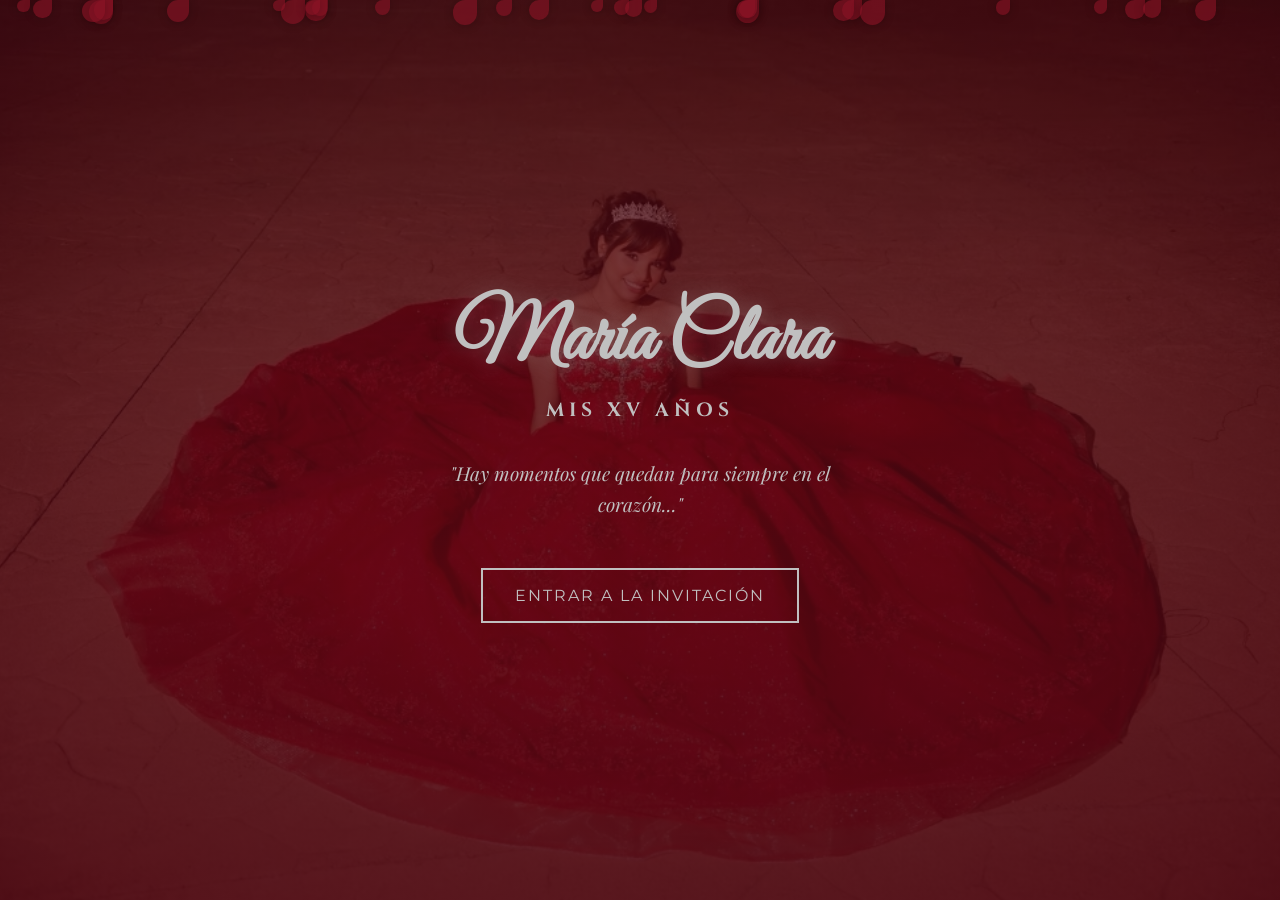
<file: index.html>
﻿<!DOCTYPE html>
<html lang="es">
<head>
    <meta charset="UTF-8">
    <meta name="viewport" content="width=device-width, initial-scale=1.0">
    <title>Mis XV Años | María Clara</title>
    <link rel="preconnect" href="https://fonts.googleapis.com">
    <link rel="preconnect" href="https://fonts.gstatic.com" crossorigin>
    <link href="https://fonts.googleapis.com/css2?family=Cinzel:wght@400;600;700&family=Great+Vibes&family=Montserrat:wght@300;400;500&family=Playfair+Display:ital,wght@0,400;0,600;1,400&display=swap" rel="stylesheet">
    <link rel="stylesheet" href="https://cdnjs.cloudflare.com/ajax/libs/font-awesome/6.4.0/css/all.min.css">
    <link rel="stylesheet" href="css/style.css">
</head>
<body>
    <!-- Global Petals Container -->
    <div id="globalPetals" class="petals-container" style="position: fixed; z-index: 9999; pointer-events: none;"></div>

    <button id="musicToggle" class="music-btn" aria-label="Reproducir música">
        <i class="fas fa-play"></i>
    </button>
    <audio id="bgMusic" loop>
        <source src="assets/music/song.mp3" type="audio/mpeg">
    </audio>

    <div id="welcomeScreen" class="welcome-screen">
        <div class="welcome-content">
            <h1 class="welcome-name">María Clara</h1>
            <h2 class="welcome-subtitle">MIS XV AÑOS</h2>
            <p class="welcome-phrase">"Hay momentos que quedan para siempre en el corazón..."</p>
            <div id="personalizedGreeting" class="personalized-greeting hidden"></div>
            <button id="btnEnter" class="btn-elegant">ENTRAR A LA INVITACIÓN</button>
        </div>
    </div>

    <div id="mainContent" class="main-content hidden">
        <nav class="floating-menu">
            <div class="hamburger" id="hamburgerMenu">
                <i class="fas fa-bars"></i>
            </div>
            <ul class="menu-links" id="menuLinks">
                <li><a href="#hero">Inicio</a></li>
                <li><a href="#message">Nuestra Noche</a></li>
                <li><a href="#ceremony">Ubicación</a></li>
                <li><a href="#itinerary">Itinerario</a></li>
                <li><a href="#dresscode">Vestimenta</a></li>
                <li><a href="#gifts">Regalos</a></li>
                <li><a href="#gallery">Galería</a></li>
                <li><a href="#rsvp">Confirmar</a></li>
                <li><hr style="border-color: var(--silver); margin: 0.5rem 0;"></li>
                <li><a href="admin.html" style="font-weight: bold; color: var(--primary-dark);"><i class="fas fa-lock" style="font-size: 0.8rem; margin-right: 5px;"></i>Administración</a></li>
            </ul>
        </nav>

        <header id="hero" class="hero-section">
            <div class="hero-overlay"></div>
            <div class="hero-text fade-in">
                <div class="ornament top-ornament"></div>
                <h1 class="hero-title">María Clara</h1>
                <h2 class="hero-subtitle">MIS XV AÑOS</h2>
                <div class="hero-date">
                    <span>17 DE OCTUBRE DE 2026</span>
                    <span class="separator">|</span>
                    <span>6:00 P. M.</span>
                </div>
                <div class="ornament bottom-ornament"></div>
            </div>
        </header>

        <section id="message" class="message-section fade-in">
            <div class="container text-center">
                <i class="fas fa-gem decorative-icon"></i>
                <p class="elegant-text">
                    La vida es un hermoso viaje y hoy comienza un nuevo capítulo para mí.<br>
                    Me llena de alegría invitarte a compartir esta noche mágica, <br>
                    rodeada de las personas que más quiero.
                </p>
                <div class="floral-divider"></div>
            </div>
        </section>

        <section class="countdown-section fade-in">
            <div class="container text-center">
                <h3 class="section-title">Faltan</h3>
                <div id="countdown" class="countdown-container">
                    <div class="time-box">
                        <span id="days">00</span>
                        <p>DÍAS</p>
                    </div>
                    <div class="time-box">
                        <span id="hours">00</span>
                        <p>HORAS</p>
                    </div>
                    <div class="time-box">
                        <span id="minutes">00</span>
                        <p>MINUTOS</p>
                    </div>
                    <div class="time-box">
                        <span id="seconds">00</span>
                        <p>SEGUNDOS</p>
                    </div>
                </div>
                <div id="countdown-message" class="hidden">
                    <h3 class="magic-message">Hoy comienza una noche para recordar.</h3>
                </div>
                

            </div>
        </section>

        <section id="ceremony" class="locations-section">
            <div class="container">
                <div class="location-cards">
                    <div class="location-card fade-in">
                        <i class="fas fa-church location-icon"></i>
                        <h3 class="card-title">MISA</h3>
                        <p class="card-text">Capilla Hotel Best Western Las Mercedes</p>
                        <p class="card-subtext">Calle Surrey y Calle Julio</p>
                        <p class="card-time">6:00 P. M.</p>
                        <a href="https://maps.app.goo.gl/spxEPkoAxprWcRkNA" target="_blank" class="btn-solid">VER UBICACIÓN</a>
                    </div>
                    
                    <div class="location-card fade-in delay-1">
                        <i class="fas fa-glass-cheers location-icon"></i>
                        <h3 class="card-title">RECEPCIÓN</h3>
                        <p class="card-text">Hotel Best Western Las Mercedes</p>
                        <p class="card-subtext">Calle Surrey y Calle Julio</p>
                        <p class="card-time">Después de la ceremonia</p>
                        <a href="https://maps.app.goo.gl/spxEPkoAxprWcRkNA" target="_blank" class="btn-solid">VER UBICACIÓN</a>
                    </div>
                </div>
            </div>
        </section>

        <section id="itinerary" class="itinerary-section fade-in">
            <div class="container">
                <h2 class="section-title text-center">Itinerario de la Noche</h2>
                <p class="text-center schedule-summary">⏰ 6:00 P. M. &rarr; 11:00 P. M.</p>

                <div class="timeline">
                    <div class="timeline-item fade-in">
                        <div class="timeline-icon"><i class="fas fa-church"></i></div>
                        <div class="timeline-content">
                            <span class="timeline-time">6:00 — 6:45 P. M.</span>
                            <h4>MISA</h4>
                            <p>⛪ Ceremonia religiosa en la Capilla del Hotel Best Western Las Mercedes</p>
                        </div>
                    </div>
                    <div class="timeline-item fade-in">
                        <div class="timeline-icon"><i class="fas fa-crown"></i></div>
                        <div class="timeline-content">
                            <span class="timeline-time">7:00 P. M.</span>
                            <h4>ENTRADA DE LA QUINCEAÑERA</h4>
                            <p>👑 El gran momento: la presentación en sociedad de María Clara</p>
                        </div>
                    </div>
                    <div class="timeline-item fade-in">
                        <div class="timeline-icon"><i class="fas fa-music"></i></div>
                        <div class="timeline-content">
                            <span class="timeline-time">7:30 P. M.</span>
                            <h4>BAILE</h4>
                            <p>💃 El vals y la apertura de la pista de baile</p>
                        </div>
                    </div>
                    <div class="timeline-item fade-in">
                        <div class="timeline-icon"><i class="fas fa-utensils"></i></div>
                        <div class="timeline-content">
                            <span class="timeline-time">8:00 P. M.</span>
                            <h4>CENA</h4>
                            <p>🍽️ Banquete y celebración con todos los invitados</p>
                        </div>
                    </div>
                    <div class="timeline-item fade-in">
                        <div class="timeline-icon"><i class="fas fa-bolt"></i></div>
                        <div class="timeline-content">
                            <span class="timeline-time">9:00 P. M.</span>
                            <h4>HORA LOCA</h4>
                            <p>🎊 ¡La fiesta se pone buena! Música, baile y mucha diversión</p>
                        </div>
                    </div>
                    <div class="timeline-item fade-in">
                        <div class="timeline-icon"><i class="fas fa-birthday-cake"></i></div>
                        <div class="timeline-content">
                            <span class="timeline-time">11:00 P. M.</span>
                            <h4>PASTEL</h4>
                            <p>🎂 El brindis y el corte del pastel para cerrar esta noche mágica</p>
                        </div>
                    </div>
                </div>
            </div>
        </section>


        <section class="waltz-section fade-in">
            <div class="waltz-overlay"></div>
            <div class="waltz-content text-center">
                <h2 class="waltz-title">El Vals de María Clara</h2>
                <p class="waltz-poem">
                    Una noche.<br>
                    Un vestido.<br>
                    Un momento que quedará para siempre.
                </p>
            </div>
        </section>

        <section id="dresscode" class="info-section fade-in">
            <div class="container">
                <div class="info-grid">
                    <div class="info-box dress-code">
                        <i class="fas fa-user-tie info-icon"></i>
                        <h3 class="info-title">CÓDIGO DE VESTIMENTA</h3>
                        <h4 class="info-subtitle">CÓCTEL</h4>
                        <div class="dress-images">
                            <i class="fas fa-male"></i> <i class="fas fa-female"></i>
                        </div>
                        <div class="alert-box">
                            <i class="fas fa-exclamation-circle"></i>
                            <p>Por favor, no vestir de rojo. El rojo está reservado exclusivamente para la quinceañera.</p>
                        </div>
                    </div>
                    
                    <div id="gifts" class="info-box gifts">
                        <i class="fas fa-envelope-open-text info-icon"></i>
                        <h3 class="info-title">MUESTRA DE CARIÑO</h3>
                        <p class="info-text">Tu presencia es el mejor regalo. Si deseas obsequiarme algo, agradeceré mucho tu aporte en efectivo para ayudarme a cumplir mis sueños.</p>
                        <h4 class="gift-highlight">REGALOS: EFECTIVO</h4>
                        <button id="moneyRainBtn" class="btn-money-rain" onclick="triggerMoneyRain()">
                            💸 ¡Hazlo llover!
                        </button>
                    </div>
                </div>
            </div>
        </section>

        <section id="gallery" class="gallery-section fade-in">
            <div class="container">
                <h2 class="section-title text-center">Galería</h2>
                <p class="text-center gallery-subtitle">Momentos que han hecho grande este corazón 💕</p>
                <div class="masonry-gallery">
                    <div class="gallery-item">
                        <img src="assets/images/foto1-recien-nacida.png" alt="María Clara recién nacida">
                        <div class="gallery-caption">Recién nacida 👶</div>
                    </div>
                    <div class="gallery-item">
                        <img src="assets/images/foto2-campanita.jpg" alt="María Clara disfrazada de Campanita">
                        <div class="gallery-caption">La pequeña Campanita 🧚</div>
                    </div>
                    <div class="gallery-item">
                        <img src="assets/images/foto3-bday.png" alt="María Clara en su cumpleaños">
                        <div class="gallery-caption">Cumpleaños de princesa 👸</div>
                    </div>
                    <div class="gallery-item">
                        <img src="assets/images/foto4-frozen.jpg" alt="María Clara con Frozen">
                        <div class="gallery-caption">Fan de Frozen ❄️</div>
                    </div>
                    <div class="gallery-item">
                        <img src="assets/images/foto5-reina.png" alt="María Clara Reina 2016">
                        <div class="gallery-caption">Reina 2016 👑</div>
                    </div>
                    <div class="gallery-item">
                        <img src="assets/images/foto6-quinceanera.jpg" alt="María Clara Quinceañera">
                        <div class="gallery-caption">¡Mis XV Años! ✨</div>
                    </div>
                </div>
            </div>
        </section>


        <div id="lightbox" class="lightbox">
            <span class="close-lightbox">&times;</span>
            <img class="lightbox-content" id="lightbox-img">
        </div>

        <section id="rsvp" class="rsvp-section fade-in">
            <div class="container">
                <div class="rsvp-card">
                    <h2 class="section-title text-center">Confirma tu Asistencia</h2>
                    <p class="text-center rsvp-intro">Será un honor contar contigo en esta noche tan especial.</p>
                    <div class="rsvp-deadline">
                        <i class="fas fa-calendar-times"></i>
                        <span>Fecha límite para confirmar: <strong>30 de Septiembre de 2026</strong></span>
                    </div>
                    
                    <form id="rsvpForm" class="rsvp-form">
                        <div class="form-group">
                            <label for="fullName">Nombre completo</label>
                            <input type="text" id="fullName" required placeholder="Ej: Juan Pérez">
                        </div>
                        <div class="form-group">
                            <label for="phone">Número de teléfono</label>
                            <input type="tel" id="phone" required placeholder="Ej: +52 123 456 7890">
                        </div>
                        <div class="form-group">
                            <label>¿Confirmas tu asistencia?</label>
                            <div class="radio-group">
                                <label class="radio-label">
                                    <input type="radio" name="attendance" value="yes" required> Sí, asistiré
                                </label>
                                <label class="radio-label">
                                    <input type="radio" name="attendance" value="no"> No podré asistir
                                </label>
                            </div>
                        </div>
                        
                        <div id="companionsSection" class="hidden-fields">
                            <div class="form-group">
                                <label for="companions">Número de acompañantes</label>
                                <select id="companions">
                                    <option value="0">Ninguno (Voy solo/a)</option>
                                    <option value="1">1 Acompañante</option>
                                    <option value="2">2 Acompañantes</option>
                                    <option value="3">3 Acompañantes</option>
                                    <option value="4">4 Acompañantes</option>
                                </select>
                            </div>
                            <div class="form-group" id="companionNamesGroup" style="display: none;">
                                <label for="companionNames">Nombre de los acompañantes (Opcional)</label>
                                <textarea id="companionNames" rows="2" placeholder="Ej: María López, Carlos Pérez"></textarea>
                            </div>
                        </div>
                        

                        
                        <button type="submit" class="btn-solid btn-full">CONFIRMAR ASISTENCIA</button>
                    </form>
                    
                    <div id="rsvpSuccess" class="rsvp-success hidden">
                        <i class="fas fa-heart text-red"></i>
                        <h3 id="successMessage">¡Gracias! María Clara espera compartir esta noche contigo. ❤️</h3>
                    </div>
                </div>
                
                <div class="whatsapp-contact mt-4 text-center">
                    <a href="https://wa.me/50557756103?text=Hola,%20tengo%20una%20duda%20sobre%20los%20XV%20de%20María%20Clara." target="_blank" class="btn-whatsapp">
                        <i class="fab fa-whatsapp"></i> ¿TIENES ALGUNA DUDA? ESCRÍBENOS POR WHATSAPP
                    </a>
                </div>
            </div>
        </section>

        <footer class="final-screen fade-in">
            <div class="final-content text-center">
                <h2 class="final-name">María Clara</h2>
                <h3 class="final-subtitle">Mis XV Años</h3>
                <p class="final-date">17 &middot; 10 &middot; 2026</p>
                <div class="floral-divider"></div>
                <p class="final-quote">"Gracias por formar parte de una noche que recordaré toda mi vida."</p>
                <p class="final-closing">🌹 Nos vemos en la celebración. 🌹</p>
                <a href="#rsvp" class="btn-elegant mt-2">CONFIRMAR MI ASISTENCIA</a>
            </div>
        </footer>
    </div>

    <script src="js/animations.js"></script>
    <script src="js/main.js"></script>
</body>
</html>
</file>
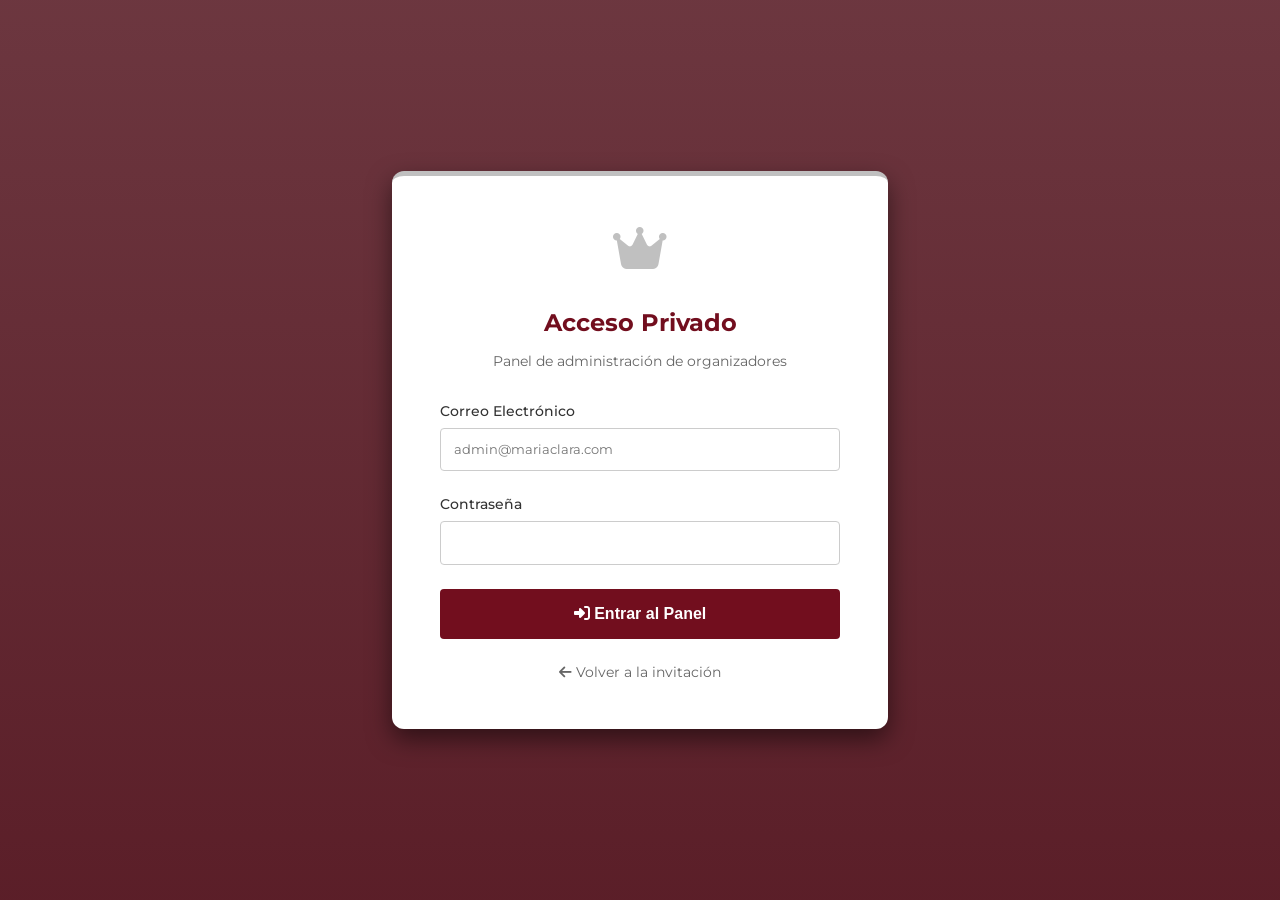
<file: admin.html>
<!DOCTYPE html>
<html lang="es">
<head>
    <meta charset="UTF-8">
    <meta name="viewport" content="width=device-width, initial-scale=1.0">
    <title>Panel de Administración | XV Mara Clara</title>
    <link href="https://fonts.googleapis.com/css2?family=Montserrat:wght@300;400;500;600&display=swap" rel="stylesheet">
    <link rel="stylesheet" href="https://cdnjs.cloudflare.com/ajax/libs/font-awesome/6.4.0/css/all.min.css">
    <style>
        :root {
            --primary: #720e1e;
            --secondary: #fdfbf7;
            --text: #333333;
            --gray: #f5f5f5;
            --silver: #C0C0C0;
        }
        
        body {
            font-family: 'Montserrat', sans-serif;
            background-color: var(--gray);
            margin: 0;
            padding: 0;
            color: var(--text);
            min-height: 100vh;
        }

        /* --- Login Screen Styles --- */
        #loginScreen {
            display: flex;
            justify-content: center;
            align-items: center;
            min-height: 100vh;
            background: linear-gradient(rgba(74, 7, 18, 0.8), rgba(74, 7, 18, 0.9)), url('https://images.unsplash.com/photo-1550100436-d805094d2165?q=80&w=1920&auto=format&fit=crop') center/cover;
        }

        .login-box {
            background-color: white;
            padding: 3rem;
            border-radius: 12px;
            box-shadow: 0 10px 25px rgba(0,0,0,0.5);
            width: 100%;
            max-width: 400px;
            text-align: center;
            border-top: 5px solid var(--silver);
        }

        .login-box h2 {
            color: var(--primary);
            margin-bottom: 0.5rem;
        }

        .login-box p {
            color: #666;
            margin-bottom: 2rem;
            font-size: 0.9rem;
        }

        .form-group {
            margin-bottom: 1.5rem;
            text-align: left;
        }

        .form-group label {
            display: block;
            margin-bottom: 0.5rem;
            font-weight: 500;
            color: var(--text);
            font-size: 0.9rem;
        }

        .form-group input {
            width: 100%;
            padding: 0.8rem;
            border: 1px solid #ccc;
            border-radius: 4px;
            font-family: inherit;
            box-sizing: border-box;
        }

        .form-group input:focus {
            outline: none;
            border-color: var(--primary);
            box-shadow: 0 0 5px rgba(114, 14, 30, 0.2);
        }

        .btn-login {
            background-color: var(--primary);
            color: white;
            border: none;
            padding: 1rem;
            width: 100%;
            border-radius: 4px;
            font-size: 1rem;
            font-weight: 600;
            cursor: pointer;
            transition: background-color 0.3s;
        }

        .btn-login:hover {
            background-color: #4a0712;
        }

        .error-message {
            color: #dc3545;
            font-size: 0.85rem;
            margin-top: 1rem;
            display: none;
        }

        .back-link {
            display: inline-block;
            margin-top: 1.5rem;
            color: #666;
            text-decoration: none;
            font-size: 0.9rem;
        }

        .back-link:hover {
            color: var(--primary);
            text-decoration: underline;
        }

        /* --- Dashboard Styles --- */
        #dashboardScreen {
            display: none; /* Hidden by default */
        }
        
        .admin-header {
            background-color: var(--primary);
            color: var(--secondary);
            padding: 1.5rem 2rem;
            display: flex;
            justify-content: space-between;
            align-items: center;
            box-shadow: 0 4px 6px rgba(0,0,0,0.1);
        }
        
        .admin-header h1 {
            margin: 0;
            font-size: 1.5rem;
            font-weight: 500;
        }

        .header-actions {
            display: flex;
            gap: 1rem;
        }
        
        .container {
            max-width: 1200px;
            margin: 2rem auto;
            padding: 0 1rem;
        }
        
        .dashboard-cards {
            display: grid;
            grid-template-columns: repeat(auto-fit, minmax(200px, 1fr));
            gap: 1.5rem;
            margin-bottom: 2rem;
        }
        
        .card {
            background: white;
            padding: 1.5rem;
            border-radius: 8px;
            box-shadow: 0 2px 4px rgba(0,0,0,0.05);
            text-align: center;
            border-top: 4px solid var(--primary);
        }
        
        .card i {
            font-size: 2rem;
            color: var(--primary);
            margin-bottom: 1rem;
        }
        
        .card h3 {
            margin: 0;
            font-size: 0.9rem;
            color: #666;
            text-transform: uppercase;
        }
        
        .card p {
            margin: 0.5rem 0 0;
            font-size: 2rem;
            font-weight: 600;
            color: var(--primary);
        }
        
        .table-container {
            background: white;
            border-radius: 8px;
            box-shadow: 0 2px 4px rgba(0,0,0,0.05);
            overflow-x: auto;
            padding: 1.5rem;
        }
        
        table {
            width: 100%;
            border-collapse: collapse;
        }
        
        th, td {
            padding: 1rem;
            text-align: left;
            border-bottom: 1px solid #eee;
        }
        
        th {
            font-weight: 600;
            color: var(--primary);
            background-color: #fcf9f2;
        }
        
        .status-badge {
            padding: 0.25rem 0.75rem;
            border-radius: 50px;
            font-size: 0.8rem;
            font-weight: 500;
        }
        
        .status-yes {
            background-color: #e6f4ea;
            color: #137333;
        }
        
        .status-no {
            background-color: #fce8e6;
            color: #c5221f;
        }
        
        .btn-action {
            color: white;
            border: none;
            padding: 0.5rem 1rem;
            border-radius: 4px;
            cursor: pointer;
            font-family: inherit;
        }
        
        .btn-logout { background-color: #555; }
        .btn-logout:hover { background-color: #333; }

        .btn-icon {
            background: none;
            border: none;
            cursor: pointer;
            font-size: 1.1rem;
            margin-right: 10px;
            transition: color 0.2s;
        }

        .btn-view { color: #007bff; }
        .btn-view:hover { color: #0056b3; }
        
        .btn-delete { color: #dc3545; }
        .btn-delete:hover { color: #a71d2a; }
        
        .empty-state {
            text-align: center;
            padding: 2rem;
            color: #666;
        }

        /* --- Modal Styles --- */
        .modal {
            display: none;
            position: fixed;
            z-index: 9000;
            left: 0;
            top: 0;
            width: 100%;
            height: 100%;
            background-color: rgba(0,0,0,0.5);
            align-items: center;
            justify-content: center;
        }

        .modal-content {
            background-color: white;
            padding: 2rem;
            border-radius: 8px;
            width: 90%;
            max-width: 500px;
            position: relative;
            box-shadow: 0 10px 30px rgba(0,0,0,0.2);
            border-top: 5px solid var(--primary);
        }

        .close-modal {
            position: absolute;
            top: 15px;
            right: 20px;
            font-size: 1.5rem;
            cursor: pointer;
            color: #999;
        }

        .close-modal:hover {
            color: #333;
        }

        .modal-header {
            margin-bottom: 1.5rem;
            border-bottom: 1px solid #eee;
            padding-bottom: 1rem;
        }

        .modal-header h2 {
            margin: 0;
            color: var(--primary);
            font-size: 1.5rem;
        }

        .detail-row {
            margin-bottom: 1rem;
            display: flex;
            flex-direction: column;
        }

        .detail-row strong {
            color: #666;
            font-size: 0.85rem;
            text-transform: uppercase;
            margin-bottom: 0.2rem;
        }

        .detail-row span {
            font-size: 1.1rem;
            color: var(--text);
        }
    </style>
</head>
<body>

    <!-- LOGIN SCREEN -->
    <div id="loginScreen">
        <div class="login-box">
            <i class="fas fa-crown" style="font-size: 3rem; color: var(--silver); margin-bottom: 1rem;"></i>
            <h2>Acceso Privado</h2>
            <p>Panel de administración de organizadores</p>
            
            <form id="loginForm">
                <div class="form-group">
                    <label for="email">Correo Electrónico</label>
                    <input type="email" id="email" required placeholder="admin@mariaclara.com">
                </div>
                <div class="form-group">
                    <label for="password">Contraseña</label>
                    <input type="password" id="password" required placeholder="">
                </div>
                <button type="submit" class="btn-login"><i class="fas fa-sign-in-alt"></i> Entrar al Panel</button>
                <div id="loginError" class="error-message">Correo o contraseña incorrectos.</div>
            </form>
            
            <a href="index.html" class="back-link"><i class="fas fa-arrow-left"></i> Volver a la invitación</a>
        </div>
    </div>

    <!-- DASHBOARD SCREEN -->
    <div id="dashboardScreen">
        <header class="admin-header">
            <h1><i class="fas fa-crown"></i> Admin - XV María Clara</h1>
            <div class="header-actions">
                <button id="btnLogout" class="btn-action btn-logout"><i class="fas fa-sign-out-alt"></i> Salir</button>
            </div>
        </header>

        <div class="container">
            <div class="dashboard-cards">
                <div class="card">
                    <i class="fas fa-check-circle"></i>
                    <h3>Confirmados</h3>
                    <p id="statConfirmed">0</p>
                </div>
                <div class="card">
                    <i class="fas fa-times-circle"></i>
                    <h3>No Asistirán</h3>
                    <p id="statDeclined">0</p>
                </div>
                <div class="card">
                    <i class="fas fa-users"></i>
                    <h3>Invitados Titulares</h3>
                    <p id="statGuests">0</p>
                </div>
                <div class="card">
                    <i class="fas fa-user-friends"></i>
                    <h3>Acompañantes</h3>
                    <p id="statCompanions">0</p>
                </div>
                <div class="card">
                    <i class="fas fa-glass-cheers"></i>
                    <h3>Total Personas</h3>
                    <p id="statTotal">0</p>
                </div>
            </div>

            <div class="table-container">
                <h2>Lista de Respuestas</h2>
                <table id="guestsTable">
                    <thead>
                        <tr>
                            <th>Fecha</th>
                            <th>Nombre</th>
                            <th>Teléfono</th>
                            <th>Asistencia</th>
                            <th>Acciones</th>
                        </tr>
                    </thead>
                    <tbody id="guestsBody">
                        <!-- Data will be populated here -->
                    </tbody>
                </table>
                <div id="emptyState" class="empty-state hidden">
                    <i class="fas fa-inbox fa-3x mb-2" style="color: #ccc;"></i>
                    <p>Aún no hay confirmaciones.</p>
                </div>
            </div>
        </div>
    </div>

    <!-- MODAL DETAILS -->
    <div id="detailsModal" class="modal">
        <div class="modal-content">
            <span class="close-modal" id="closeModal">&times;</span>
            <div class="modal-header">
                <h2>Detalles del Invitado</h2>
            </div>
            <div id="modalBody">
                <!-- Injected via JS -->
            </div>
        </div>
    </div>

    <script>
        // --- Authentication Logic ---
        const loginScreen = document.getElementById('loginScreen');
        const dashboardScreen = document.getElementById('dashboardScreen');
        const loginForm = document.getElementById('loginForm');
        const loginError = document.getElementById('loginError');
        const btnLogout = document.getElementById('btnLogout');

        if (sessionStorage.getItem('isAdminLoggedIn') === 'true') {
            showDashboard();
        }

        loginForm.addEventListener('submit', async (e) => {
            e.preventDefault();
            const email = document.getElementById('email').value;
            const password = document.getElementById('password').value;
            
            const submitBtn = loginForm.querySelector('button[type="submit"]');
            const originalText = submitBtn.innerText;
            submitBtn.innerText = 'Verificando...';
            submitBtn.disabled = true;

            try {
                const SUPABASE_URL = 'https://jmwftvidkhcegmdercsy.supabase.co/rest/v1';
                const SUPABASE_KEY = 'sb_publishable_gc2UsrSbtezN_xESGf58dg_WHKAeHHG';
                
                const response = await fetch(`${SUPABASE_URL}/rpc/check_admin_login`, {
                    method: 'POST',
                    headers: {
                        'Content-Type': 'application/json',
                        'apikey': SUPABASE_KEY,
                        'Authorization': `Bearer ${SUPABASE_KEY}`
                    },
                    body: JSON.stringify({ p_email: email, p_password: password })
                });
                
                const isAuthorized = await response.json();

                if (isAuthorized === true) {
                    sessionStorage.setItem('isAdminLoggedIn', 'true');
                    loginError.style.display = 'none';
                    showDashboard();
                } else {
                    loginError.style.display = 'block';
                }
            } catch (error) {
                console.error("Login error:", error);
                alert("Error al conectar con la base de datos");
            } finally {
                submitBtn.innerText = originalText;
                submitBtn.disabled = false;
            }
        });

        btnLogout.addEventListener('click', () => {
            sessionStorage.removeItem('isAdminLoggedIn');
            loginForm.reset();
            dashboardScreen.style.display = 'none';
            loginScreen.style.display = 'flex';
        });

        function showDashboard() {
            loginScreen.style.display = 'none';
            dashboardScreen.style.display = 'block';
            loadData();
        }

        // --- Dashboard & Data Logic ---
        let globalData = []; // Store it globally to access from modal
        const SUPABASE_URL = 'https://jmwftvidkhcegmdercsy.supabase.co/rest/v1/rsvp_invitados';
        const SUPABASE_KEY = 'sb_publishable_gc2UsrSbtezN_xESGf58dg_WHKAeHHG';
        
        async function loadData() {
            try {
                const response = await fetch(`${SUPABASE_URL}?select=*&order=fecha_registro.desc`, {
                    headers: {
                        'apikey': SUPABASE_KEY,
                        'Authorization': `Bearer ${SUPABASE_KEY}`
                    }
                });
                
                if (!response.ok) throw new Error('Network response was not ok');
                globalData = await response.json();
            } catch (error) {
                console.error("Error loading data from Supabase:", error);
                globalData = [];
            }
            
            let confirmed = 0;
            let declined = 0;
            let totalCompanions = 0;
            
            const tbody = document.getElementById('guestsBody');
            tbody.innerHTML = '';
            const emptyState = document.getElementById('emptyState');
            const guestsTable = document.getElementById('guestsTable');
            
            if (globalData.length === 0) {
                emptyState.style.display = 'block';
                guestsTable.style.display = 'none';
            } else {
                emptyState.style.display = 'none';
                guestsTable.style.display = 'table';
                
                globalData.forEach(item => {
                    if (item.asistencia === 'yes') {
                        confirmed++;
                        totalCompanions += parseInt(item.acompanantes || 0);
                    } else {
                        declined++;
                    }
                    
                    const date = new Date(item.fecha_registro).toLocaleDateString('es-ES', { 
                        day: '2-digit', month: '2-digit', year: 'numeric',
                        hour: '2-digit', minute:'2-digit'
                    });
                    
                    const statusClass = item.asistencia === 'yes' ? 'status-yes' : 'status-no';
                    const statusText = item.asistencia === 'yes' ? 'Sí' : 'No';
                    
                    const tr = document.createElement('tr');
                    tr.innerHTML = `
                        <td>${date}</td>
                        <td><strong>${item.nombre}</strong></td>
                        <td>${item.telefono}</td>
                        <td><span class="status-badge ${statusClass}">${statusText}</span></td>
                        <td>
                            <button class="btn-icon btn-view" title="Ver toda la información" onclick="viewDetails('${item.id}')">
                                <i class="fas fa-eye"></i>
                            </button>
                            <button class="btn-icon btn-delete" title="Eliminar registro" onclick="deleteItem('${item.id}')">
                                <i class="fas fa-trash"></i>
                            </button>
                        </td>
                    `;
                    tbody.appendChild(tr);
                });
            }
            
            // Update stats
            document.getElementById('statConfirmed').innerText = confirmed;
            document.getElementById('statDeclined').innerText = declined;
            document.getElementById('statGuests').innerText = confirmed;
            document.getElementById('statCompanions').innerText = totalCompanions;
            document.getElementById('statTotal').innerText = confirmed + totalCompanions;
        }

        window.deleteItem = async function(id) {
            if (confirm('¿Estás seguro de que deseas eliminar la respuesta de este invitado?')) {
                try {
                    await fetch(`${SUPABASE_URL}?id=eq.${id}`, {
                        method: 'DELETE',
                        headers: {
                            'apikey': SUPABASE_KEY,
                            'Authorization': `Bearer ${SUPABASE_KEY}`
                        }
                    });
                    loadData();
                } catch(error) {
                    console.error("Error deleting:", error);
                    alert("Error al eliminar el registro.");
                }
            }
        };

        // Modal Logic
        const modal = document.getElementById('detailsModal');
        const closeModalBtn = document.getElementById('closeModal');
        const modalBody = document.getElementById('modalBody');

        window.viewDetails = function(id) {
            const item = globalData.find(i => i.id === id);
            if (!item) return;

            const date = new Date(item.fecha_registro).toLocaleString('es-ES');
            const statusClass = item.asistencia === 'yes' ? 'status-yes' : 'status-no';
            const statusText = item.asistencia === 'yes' ? 'Sí, asistirá' : 'No podrá asistir';
            
            let extraInfo = '';
            if(item.asistencia === 'yes') {
                extraInfo = `
                    <div class="detail-row">
                        <strong>Número de Acompañantes:</strong>
                        <span>${item.acompanantes}</span>
                    </div>
                    <div class="detail-row">
                        <strong>Nombres de los Acompañantes:</strong>
                        <span>${item.nombres_acompanantes ? item.nombres_acompanantes : '<em>Ninguno ingresado</em>'}</span>
                    </div>
                `;
            }

            modalBody.innerHTML = `
                <div class="detail-row">
                    <strong>Fecha de confirmación:</strong>
                    <span>${date}</span>
                </div>
                <div class="detail-row">
                    <strong>Nombre Completo:</strong>
                    <span>${item.nombre}</span>
                </div>
                <div class="detail-row">
                    <strong>Teléfono:</strong>
                    <span><a href="https://wa.me/${(item.telefono || '').replace(/[^0-9]/g, '')}" target="_blank" style="color:#25D366; text-decoration:none;"><i class="fab fa-whatsapp"></i> ${item.telefono}</a></span>
                </div>
                <div class="detail-row">
                    <strong>¿Asistirá?:</strong>
                    <span class="status-badge ${statusClass}" style="margin:0">${statusText}</span>
                </div>
                ${extraInfo}
            `;
            
            modal.style.display = 'flex';
        };

        closeModalBtn.addEventListener('click', () => {
            modal.style.display = 'none';
        });

        window.addEventListener('click', (e) => {
            if (e.target === modal) {
                modal.style.display = 'none';
            }
        });

        // Initialize
        loadData();

    </script>
</body>
</html>
</file>
<file: css/style.css>
/* 
 * María Clara XV Años
 * Color Palette:
 * Primary (Blood Red / Dark Wine): #720e1e
 * Darker Red: #4a0712
 * Ivory/White: #fdfbf7
 * Pale Pink: #fcedec
 * Gold details: #d4af37
 */

 :root {
    --primary: #720e1e;
    --primary-dark: #4a0712;
    --ivory: #fdfbf7;
    --pale-pink: #fcedec;
    --silver: #C0C0C0;
    --text-dark: #333333;
    
    --font-title: 'Cinzel', serif;
    --font-script: 'Great Vibes', cursive;
    --font-body: 'Montserrat', sans-serif;
    --font-serif: 'Playfair Display', serif;
}

/* General Reset */
* {
    margin: 0;
    padding: 0;
    box-sizing: border-box;
}

html {
    scroll-behavior: smooth;
}

body {
    font-family: var(--font-body);
    background-color: var(--ivory);
    color: var(--text-dark);
    line-height: 1.6;
    overflow-x: hidden;
}

.hidden {
    display: none !important;
}

.text-center {
    text-align: center;
}

.mt-2 { margin-top: 1rem; }
.mt-4 { margin-top: 2rem; }

/* Typography */
h1, h2, h3, h4 {
    font-family: var(--font-serif);
    color: var(--primary);
}

.container {
    max-width: 1000px;
    margin: 0 auto;
    padding: 4rem 2rem;
}

.section-title {
    font-family: var(--font-title);
    font-size: 2.5rem;
    margin-bottom: 2rem;
    color: var(--primary-dark);
    position: relative;
    display: inline-block;
}

.section-title::after {
    content: '';
    display: block;
    width: 50%;
    height: 2px;
    background-color: var(--silver);
    margin: 0.5rem auto 0;
}

/* Buttons */
.btn-elegant {
    background-color: transparent;
    color: var(--silver);
    border: 2px solid var(--silver);
    padding: 1rem 2rem;
    font-family: var(--font-body);
    font-size: 1rem;
    letter-spacing: 2px;
    cursor: pointer;
    transition: all 0.4s ease;
    text-transform: uppercase;
}

.btn-elegant:hover {
    background-color: var(--silver);
    color: var(--primary-dark);
    box-shadow: 0 0 15px rgba(192, 192, 192, 0.5);
}

.btn-solid {
    background-color: var(--primary);
    color: var(--silver);
    border: none;
    padding: 0.8rem 1.5rem;
    font-family: var(--font-body);
    text-transform: uppercase;
    letter-spacing: 1px;
    cursor: pointer;
    transition: background-color 0.3s ease;
    text-decoration: none;
    display: inline-block;
}

.btn-solid:hover {
    background-color: var(--primary-dark);
}

.btn-outline {
    background-color: transparent;
    color: var(--primary);
    border: 1px solid var(--primary);
    padding: 0.8rem 1.5rem;
    font-family: var(--font-body);
    text-transform: uppercase;
    letter-spacing: 1px;
    cursor: pointer;
    transition: all 0.3s ease;
    text-decoration: none;
    display: inline-block;
    margin: 0.5rem;
}

.btn-outline:hover {
    background-color: var(--primary);
    color: var(--silver);
}

.btn-full {
    width: 100%;
}

.btn-whatsapp {
    background-color: #25D366;
    color: white;
    padding: 1rem 2rem;
    border-radius: 50px;
    text-decoration: none;
    font-weight: 600;
    display: inline-block;
    transition: transform 0.3s ease, box-shadow 0.3s ease;
}

.btn-whatsapp:hover {
    transform: translateY(-3px);
    box-shadow: 0 5px 15px rgba(37, 211, 102, 0.4);
}

/* Music Player */
.music-btn {
    position: fixed;
    bottom: 20px;
    right: 20px;
    width: 50px;
    height: 50px;
    border-radius: 50%;
    background-color: rgba(114, 14, 30, 0.8);
    color: var(--silver);
    border: 2px solid var(--silver);
    font-size: 1.2rem;
    cursor: pointer;
    z-index: 1000;
    display: flex;
    justify-content: center;
    align-items: center;
    transition: all 0.3s ease;
}

.music-btn:hover {
    background-color: var(--primary-dark);
    transform: scale(1.1);
}

/* Floating Menu */
.floating-menu {
    position: fixed;
    top: 20px;
    right: 20px;
    z-index: 999;
}

.hamburger {
    width: 45px;
    height: 45px;
    background-color: var(--primary);
    color: var(--silver);
    border-radius: 50%;
    display: flex;
    justify-content: center;
    align-items: center;
    cursor: pointer;
    font-size: 1.2rem;
    box-shadow: 0 4px 10px rgba(0,0,0,0.2);
}

.menu-links {
    position: absolute;
    top: 55px;
    right: 0;
    background-color: rgba(253, 251, 247, 0.95);
    border: 1px solid var(--silver);
    border-radius: 8px;
    list-style: none;
    padding: 1rem 0;
    min-width: 150px;
    display: none;
    flex-direction: column;
    box-shadow: 0 10px 20px rgba(0,0,0,0.1);
}

.menu-links.show {
    display: flex;
    animation: fadeIn 0.3s ease;
}

.menu-links li a {
    display: block;
    padding: 0.8rem 1.5rem;
    color: var(--primary);
    text-decoration: none;
    font-family: var(--font-body);
    font-size: 0.9rem;
    text-transform: uppercase;
    transition: background-color 0.2s;
}

.menu-links li a:hover {
    background-color: var(--pale-pink);
}

/* Welcome Screen */
.welcome-screen {
    position: fixed;
    top: 0;
    left: 0;
    width: 100%;
    height: 100vh;
    background: linear-gradient(rgba(74, 7, 18, 0.7), rgba(74, 7, 18, 0.9)), url('../assets/images/foto6-quinceanera.jpg') center/cover;
    background-color: var(--primary-dark); /* Fallback */
    display: flex;
    justify-content: center;
    align-items: center;
    z-index: 2000;
    transition: opacity 1.5s ease, visibility 1.5s;
}

.welcome-content {
    text-align: center;
    color: var(--silver);
    z-index: 2;
    padding: 2rem;
}

.welcome-name {
    font-family: var(--font-script);
    font-size: 5rem;
    color: var(--silver);
    text-shadow: 0 0 20px rgba(192, 192, 192, 0.3);
    margin-bottom: -10px;
}

.welcome-subtitle {
    font-family: var(--font-title);
    letter-spacing: 5px;
    font-size: 1.2rem;
    margin-bottom: 2rem;
    color: var(--silver);
}

.welcome-phrase {
    font-family: var(--font-serif);
    font-style: italic;
    font-size: 1.2rem;
    margin-bottom: 3rem;
    max-width: 400px;
    margin-left: auto;
    margin-right: auto;
}

.personalized-greeting {
    margin-bottom: 2rem;
    padding: 1rem;
    border: 1px solid var(--silver);
    background: rgba(0,0,0,0.2);
}

.personalized-greeting h4 {
    color: var(--silver);
    font-size: 0.9rem;
    margin-bottom: 0.5rem;
}

.personalized-greeting .guest-name {
    font-family: var(--font-title);
    font-size: 1.5rem;
    color: var(--silver);
}

/* Petals Animation */
.petals-container {
    position: absolute;
    top: 0;
    left: 0;
    width: 100%;
    height: 100%;
    overflow: hidden;
    pointer-events: none;
}

.petal {
    position: absolute;
    background-color: #8a1325;
    border-radius: 50% 0 50% 50%;
    opacity: 0.6;
    animation: fall linear infinite;
    box-shadow: 0 0 10px rgba(0,0,0,0.3);
}

@keyframes fall {
    0% {
        transform: translateY(-10vh) rotate(0deg) scale(0.5);
    }
    100% {
        transform: translateY(110vh) rotate(360deg) scale(1);
    }
}

/* Hero Section */
.hero-section {
    height: 100vh;
    background: url('../assets/images/foto6-quinceanera.jpg') center/cover no-repeat;
    background-color: var(--primary); /* Fallback */
    position: relative;
    display: flex;
    justify-content: center;
    align-items: center;
}

.hero-overlay {
    position: absolute;
    top: 0;
    left: 0;
    width: 100%;
    height: 100%;
    background: linear-gradient(to bottom, rgba(0,0,0,0.3), rgba(114, 14, 30, 0.7));
}

.hero-text {
    position: relative;
    z-index: 2;
    text-align: center;
    color: var(--silver);
}

.hero-title {
    font-family: var(--font-script);
    font-size: 6rem;
    line-height: 1;
    margin: 1rem 0;
    color: var(--silver);
    text-shadow: 2px 2px 4px rgba(0,0,0,0.5);
}

.hero-subtitle {
    font-family: var(--font-title);
    letter-spacing: 8px;
    font-size: 1.5rem;
    margin-bottom: 2rem;
    color: var(--silver);
}

.hero-date {
    font-family: var(--font-body);
    font-size: 1.2rem;
    letter-spacing: 2px;
    display: flex;
    justify-content: center;
    align-items: center;
    gap: 1rem;
}

.separator {
    color: var(--silver);
}

/* Message Section */
.message-section {
    background-color: var(--pale-pink);
}

.decorative-icon {
    font-size: 2rem;
    color: var(--silver);
    margin-bottom: 1.5rem;
}

.elegant-text {
    font-family: var(--font-serif);
    font-size: 1.5rem;
    line-height: 1.8;
    color: var(--primary-dark);
}

.floral-divider {
    width: 100px;
    height: 20px;
    background: url('../assets/images/floral-divider.svg') center/contain no-repeat;
    margin: 2rem auto 0;
}

/* Countdown */
.countdown-section {
    background: linear-gradient(135deg, #2d0a12 0%, #4a0712 100%);
}

.countdown-section .section-title {
    color: var(--ivory);
}

.countdown-section .section-title::after {
    background-color: var(--silver);
}

.countdown-section .btn-outline {
    color: var(--silver);
    border-color: var(--silver);
}

.countdown-section .btn-outline:hover {
    background-color: var(--silver);
    color: var(--primary-dark);
}

.countdown-container {
    display: flex;
    justify-content: center;
    gap: 2rem;
    flex-wrap: wrap;
}

.time-box {
    display: flex;
    flex-direction: column;
    align-items: center;
    background-color: var(--primary);
    color: var(--silver);
    width: 100px;
    height: 100px;
    justify-content: center;
    border-radius: 8px;
    box-shadow: 0 10px 20px rgba(114, 14, 30, 0.2);
    border: 1px solid var(--silver);
}

.time-box span {
    font-family: var(--font-title);
    font-size: 2.5rem;
    line-height: 1;
}

.time-box p {
    font-size: 0.8rem;
    letter-spacing: 1px;
    margin-top: 0.5rem;
}

.magic-message {
    font-family: var(--font-script);
    font-size: 3rem;
    color: var(--primary);
}

/* Locations */
.locations-section {
    background-color: var(--pale-pink);
}

.location-cards {
    display: grid;
    grid-template-columns: repeat(auto-fit, minmax(300px, 1fr));
    gap: 2rem;
}

.location-card {
    background-color: var(--ivory);
    padding: 3rem 2rem;
    text-align: center;
    border-radius: 10px;
    box-shadow: 0 15px 30px rgba(0,0,0,0.05);
    border: 1px solid rgba(114, 14, 30, 0.15);
    transition: transform 0.3s ease;
}

.location-card:hover {
    transform: translateY(-10px);
}

.location-icon {
    font-size: 3rem;
    color: var(--primary);
    margin-bottom: 1.5rem;
}

.card-title {
    font-family: var(--font-title);
    letter-spacing: 3px;
    margin-bottom: 1rem;
}

.card-text {
    font-size: 1.2rem;
    font-weight: 600;
    color: var(--text-dark);
}

.card-subtext {
    color: #666;
    margin-bottom: 1rem;
}

.card-time {
    font-family: var(--font-serif);
    font-style: italic;
    color: var(--primary);
    font-size: 1.1rem;
    margin-bottom: 1.5rem;
}

/* Itinerary Timeline */
.itinerary-section {
    background: linear-gradient(160deg, #4a0712 0%, #720e1e 100%);
}

.itinerary-section .section-title {
    color: var(--ivory);
}

.itinerary-section .section-title::after {
    background-color: var(--silver);
}

.schedule-summary {
    font-size: 1.2rem;
    font-weight: 500;
    color: var(--ivory);
    margin-bottom: 3rem;
}

.timeline {
    position: relative;
    max-width: 600px;
    margin: 0 auto;
}

.timeline::after {
    content: '';
    position: absolute;
    width: 2px;
    background-color: var(--silver);
    top: 0;
    bottom: 0;
    left: 50%;
    margin-left: -1px;
}

.timeline-item {
    padding: 10px 40px;
    position: relative;
    background-color: inherit;
    width: 50%;
}

.timeline-item:nth-child(odd) {
    left: 0;
    text-align: right;
}

.timeline-item:nth-child(even) {
    left: 50%;
}

.timeline-icon {
    position: absolute;
    width: 40px;
    height: 40px;
    right: -20px;
    background-color: var(--primary);
    border: 2px solid var(--silver);
    border-radius: 50%;
    top: 15px;
    z-index: 1;
    display: flex;
    justify-content: center;
    align-items: center;
    color: var(--silver);
}

.timeline-item:nth-child(even) .timeline-icon {
    left: -20px;
}

.timeline-content {
    padding: 20px;
    background-color: rgba(252, 237, 236, 0.95);
    border-radius: 8px;
    box-shadow: 0 4px 10px rgba(0,0,0,0.05);
}

.timeline-content h4 {
    margin: 0 0 10px 0;
    color: var(--primary-dark);
}

.timeline-content p {
    margin: 0;
    font-weight: 500;
    font-size: 0.9rem;
    color: #555;
}

.timeline-time {
    display: inline-block;
    background: var(--primary);
    color: var(--silver);
    font-size: 0.75rem;
    font-family: var(--font-title);
    letter-spacing: 1px;
    padding: 0.25rem 0.75rem;
    border-radius: 20px;
    margin-bottom: 0.6rem;
    font-weight: 600;
}

.timeline-content h4 {
    margin: 0 0 6px 0;
    color: var(--primary-dark);
    font-size: 1rem;
    letter-spacing: 1px;
}

/* Waltz Section */
.waltz-section {
    height: 70vh;
    background: url('../assets/images/foto6-quinceanera.jpg') center/cover fixed no-repeat;
    background-color: #2a040b; /* Fallback */
    position: relative;
    display: flex;
    justify-content: center;
    align-items: center;
}

.waltz-overlay {
    position: absolute;
    top: 0;
    left: 0;
    width: 100%;
    height: 100%;
    background: rgba(74, 7, 18, 0.6);
}

.waltz-content {
    position: relative;
    z-index: 2;
    color: var(--silver);
}

.waltz-title {
    font-family: var(--font-script);
    font-size: 4rem;
    color: var(--silver);
    margin-bottom: 2rem;
    text-shadow: 2px 2px 4px rgba(0,0,0,0.5);
}

.waltz-poem {
    font-family: var(--font-serif);
    font-size: 1.8rem;
    font-style: italic;
    line-height: 1.8;
}

/* Dress Code & Gifts */
.info-section {
    background-color: var(--ivory);
}

.info-grid {
    display: grid;
    grid-template-columns: repeat(auto-fit, minmax(300px, 1fr));
    gap: 3rem;
}

.info-box {
    text-align: center;
    padding: 2rem;
}

.info-icon {
    font-size: 3rem;
    color: var(--primary);
    margin-bottom: 1.5rem;
}

.info-title {
    font-family: var(--font-title);
    letter-spacing: 2px;
    margin-bottom: 1rem;
}

.info-subtitle {
    font-size: 1.5rem;
    margin-bottom: 1rem;
    color: var(--text-dark);
}

.dress-images {
    font-size: 3rem;
    color: #555;
    margin-bottom: 1.5rem;
    display: flex;
    justify-content: center;
    gap: 1rem;
}

.alert-box {
    background-color: #ffebee;
    border-left: 4px solid var(--primary);
    padding: 1rem;
    text-align: left;
    display: flex;
    align-items: center;
    gap: 1rem;
    color: var(--primary-dark);
    font-weight: 500;
}

.alert-box i {
    font-size: 1.5rem;
}

.gift-highlight {
    font-size: 1.5rem;
    color: var(--primary);
    margin-top: 1.5rem;
    border: 2px dashed var(--silver);
    padding: 1rem;
    display: inline-block;
}

.btn-money-rain {
    margin-top: 1.5rem;
    background: linear-gradient(135deg, #720e1e, #4a0712);
    color: #fff;
    border: 2px solid var(--silver);
    padding: 0.8rem 1.8rem;
    border-radius: 50px;
    font-size: 1.1rem;
    cursor: pointer;
    font-family: var(--font-body);
    letter-spacing: 1px;
    transition: transform 0.2s ease, box-shadow 0.2s ease;
}

.btn-money-rain:hover {
    transform: scale(1.05);
    box-shadow: 0 5px 20px rgba(114, 14, 30, 0.4);
}

.money-symbol {
    position: fixed;
    font-size: 2rem;
    pointer-events: none;
    z-index: 99999;
    animation: moneyFall linear forwards;
    user-select: none;
}

@keyframes moneyFall {
    0%   { transform: translateY(0) rotate(0deg); opacity: 1; }
    100% { transform: translateY(100vh) rotate(720deg); opacity: 0; }
}

/* RSVP Deadline */
.rsvp-deadline {
    background-color: #fff3cd;
    border-left: 4px solid #e6ac00;
    padding: 0.8rem 1.2rem;
    border-radius: 4px;
    margin-bottom: 1.5rem;
    display: flex;
    align-items: center;
    gap: 0.8rem;
    font-size: 0.95rem;
    color: #7a5800;
}

.rsvp-deadline i {
    font-size: 1.3rem;
    color: #e6ac00;
}

/* Gallery */
.gallery-section {
    background-color: var(--pale-pink);
}

.masonry-gallery {
    column-count: 3;
    column-gap: 1rem;
}

.gallery-item {
    break-inside: avoid;
    margin-bottom: 1rem;
    border-radius: 8px;
    overflow: hidden;
    cursor: pointer;
    box-shadow: 0 4px 8px rgba(0,0,0,0.1);
    transition: transform 0.3s ease;
}

.gallery-item:hover {
    transform: scale(1.02);
}

.gallery-item img {
    width: 100%;
    display: block;
}

.gallery-subtitle {
    margin-top: -1rem;
    margin-bottom: 2rem;
    font-size: 1.1rem;
    color: var(--primary);
    font-style: italic;
}

.gallery-caption {
    padding: 0.8rem;
    background: #fff;
    color: var(--primary-dark);
    font-size: 0.95rem;
    font-weight: 500;
    text-align: center;
    border-top: 2px solid var(--silver);
    font-family: var(--font-title);
    letter-spacing: 0.5px;
}

/* Lightbox */
.lightbox {
    display: none;
    position: fixed;
    z-index: 3000;
    padding-top: 50px;
    left: 0;
    top: 0;
    width: 100%;
    height: 100%;
    overflow: auto;
    background-color: rgba(0,0,0,0.9);
}

.lightbox-content {
    margin: auto;
    display: block;
    max-width: 90%;
    max-height: 85vh;
    animation: zoomIn 0.3s;
}

@keyframes zoomIn {
    from {transform: scale(0)}
    to {transform: scale(1)}
}

.close-lightbox {
    position: absolute;
    top: 15px;
    right: 35px;
    color: #f1f1f1;
    font-size: 40px;
    font-weight: bold;
    transition: 0.3s;
    cursor: pointer;
}

.close-lightbox:hover {
    color: #bbb;
}

/* RSVP */
.rsvp-section {
    background: linear-gradient(135deg, #2d0a12 0%, #5a0f1c 100%);
}

.rsvp-section .section-title {
    color: var(--primary);
}

.rsvp-card {
    background-color: white;
    padding: 3rem;
    border-radius: 12px;
    box-shadow: 0 20px 40px rgba(114, 14, 30, 0.1);
    max-width: 600px;
    margin: 0 auto;
    border: 1px solid var(--pale-pink);
}

.rsvp-intro {
    font-family: var(--font-serif);
    font-size: 1.2rem;
    font-style: italic;
    color: var(--primary);
    margin-bottom: 2rem;
}

.form-group {
    margin-bottom: 1.5rem;
    text-align: left;
}

.form-group label {
    display: block;
    margin-bottom: 0.5rem;
    font-weight: 500;
    color: var(--primary-dark);
}

.form-group input[type="text"],
.form-group input[type="tel"],
.form-group select,
.form-group textarea {
    width: 100%;
    padding: 0.8rem;
    border: 1px solid #ddd;
    border-radius: 4px;
    font-family: var(--font-body);
    font-size: 1rem;
}

.form-group input:focus,
.form-group select:focus,
.form-group textarea:focus {
    outline: none;
    border-color: var(--primary);
    box-shadow: 0 0 5px rgba(114, 14, 30, 0.2);
}

.radio-group {
    display: flex;
    gap: 2rem;
}

.radio-label {
    display: flex;
    align-items: center;
    gap: 0.5rem;
    cursor: pointer;
}

.rsvp-success {
    text-align: center;
    padding: 2rem;
    color: var(--primary);
}

.text-red { color: var(--primary); font-size: 2rem; margin-bottom: 1rem;}

/* Final Screen */
.final-screen {
    background-color: var(--primary-dark);
    color: var(--silver);
    padding: 5rem 2rem;
    position: relative;
    overflow: hidden;
}

.final-name {
    font-family: var(--font-script);
    font-size: 4rem;
    color: var(--silver);
    margin-bottom: 0.5rem;
}

.final-subtitle, .final-date {
    font-family: var(--font-title);
    letter-spacing: 3px;
    color: var(--silver);
}

.final-quote {
    font-family: var(--font-serif);
    font-style: italic;
    font-size: 1.2rem;
    margin: 2rem 0;
}

.final-closing {
    font-size: 1.2rem;
    color: var(--silver);
    margin-bottom: 2rem;
}

/* Animations & Fade-ins */
.fade-in {
    opacity: 0;
    transform: translateY(30px);
    transition: opacity 0.8s ease-out, transform 0.8s ease-out;
}

.fade-in.visible {
    opacity: 1;
    transform: translateY(0);
}

.delay-1 {
    transition-delay: 0.2s;
}

/* Responsive */
@media (max-width: 768px) {
    .hero-title { font-size: 4rem; }
    .hero-date { flex-direction: column; gap: 0.5rem; }
    .separator { display: none; }
    
    .timeline::after { left: 31px; }
    .timeline-item { width: 100%; padding-left: 70px; padding-right: 25px; }
    .timeline-item:nth-child(odd), .timeline-item:nth-child(even) { left: 0; text-align: left; }
    .timeline-icon, .timeline-item:nth-child(even) .timeline-icon { left: 11px; }
    
    .masonry-gallery { column-count: 2; }
    .waltz-title { font-size: 2.5rem; }
    
    .radio-group { flex-direction: column; gap: 0.5rem; }
    
    .welcome-name { font-size: 3.5rem; }
}

@media (max-width: 480px) {
    .masonry-gallery { column-count: 1; }
    .time-box { width: 70px; height: 70px; }
    .time-box span { font-size: 1.5rem; }
    .rsvp-card { padding: 1.5rem; }
}
</file>
